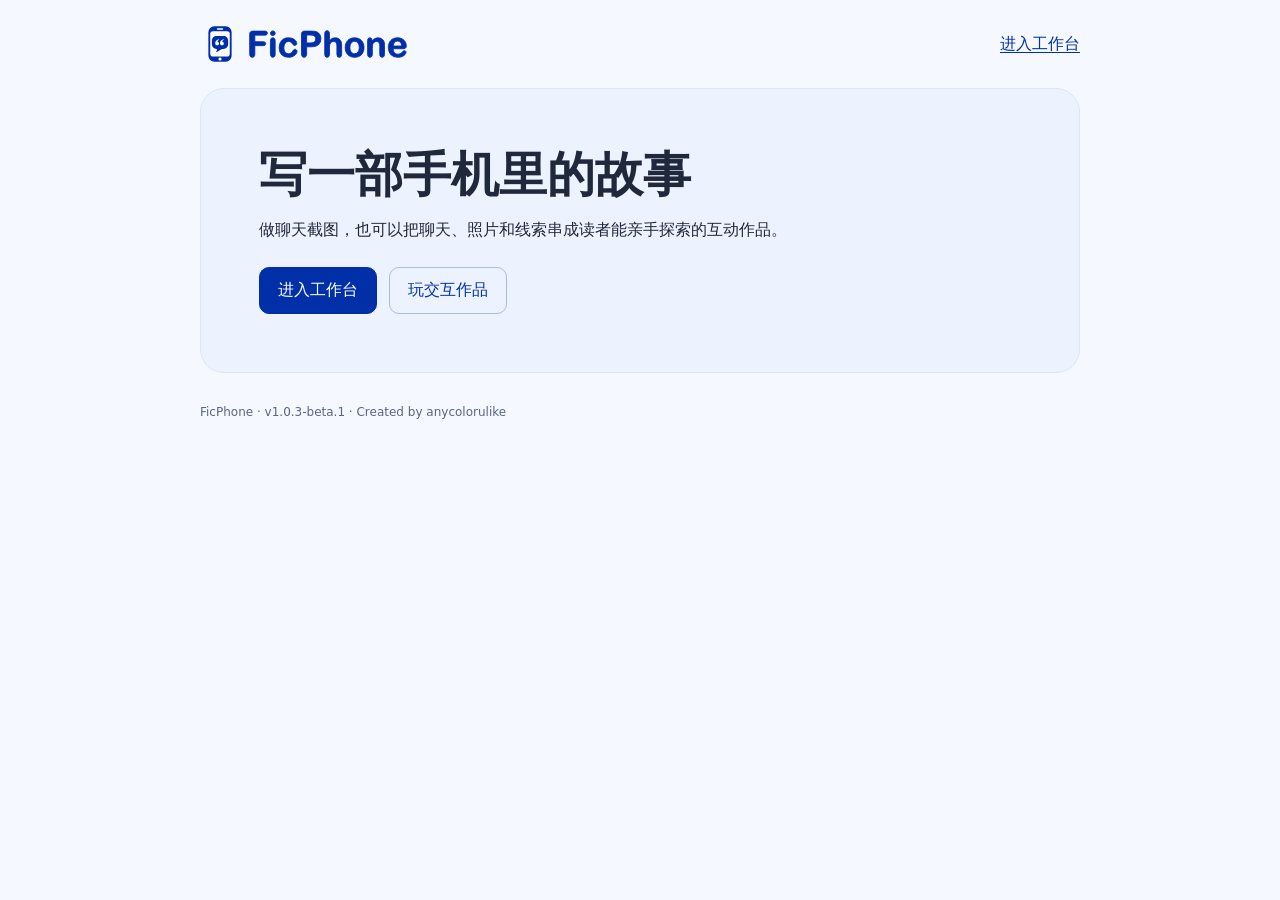
<file: docs/index.html>
<!doctype html>
<html lang="zh-CN">
<head>
 <meta charset="utf-8">
 <meta name="viewport" content="width=device-width,initial-scale=1">
 <meta name="description" content="用 FicPhone 创作捡手机故事，或打开一部虚构的手机，探索聊天与线索。">
 <title>FicPhone · 创作与试玩</title>
 <link rel="icon" href="logo.svg">
 <link rel="stylesheet" href="community.css?v=v1.0.1-beta.1-paging">
 <script src="analytics.js?v=v1.0.1-beta.1" defer></script>
 <script src="publishing-config.js?v=v1.0.1-beta.1" defer></script>
 <script src="community.js?v=v1.0.1-beta.1-paging" defer></script>
</head>
<body>
 <header><a class="site-brand" href="./" aria-label="FicPhone 首页"><img src="logo.svg" width="40" height="40" alt=""><img class="site-wordmark" src="wordmark.svg" width="160" alt="FicPhone"></a><a href="studio.html">进入工作台</a></header>
 <main>
  <section class="welcome">
   <h1>写一部手机里的故事</h1>
   <p>做聊天截图，也可以把聊天、照片和线索串成读者能亲手探索的互动作品。</p>
   <div class="links"><a class="primary" href="studio.html">进入工作台</a><a href="works.html">玩交互作品</a></div>
  </section>
 </main>
 <footer>FicPhone · v1.0.3-beta.1 · Created by anycolorulike</footer>
</body>
</html>
</file>
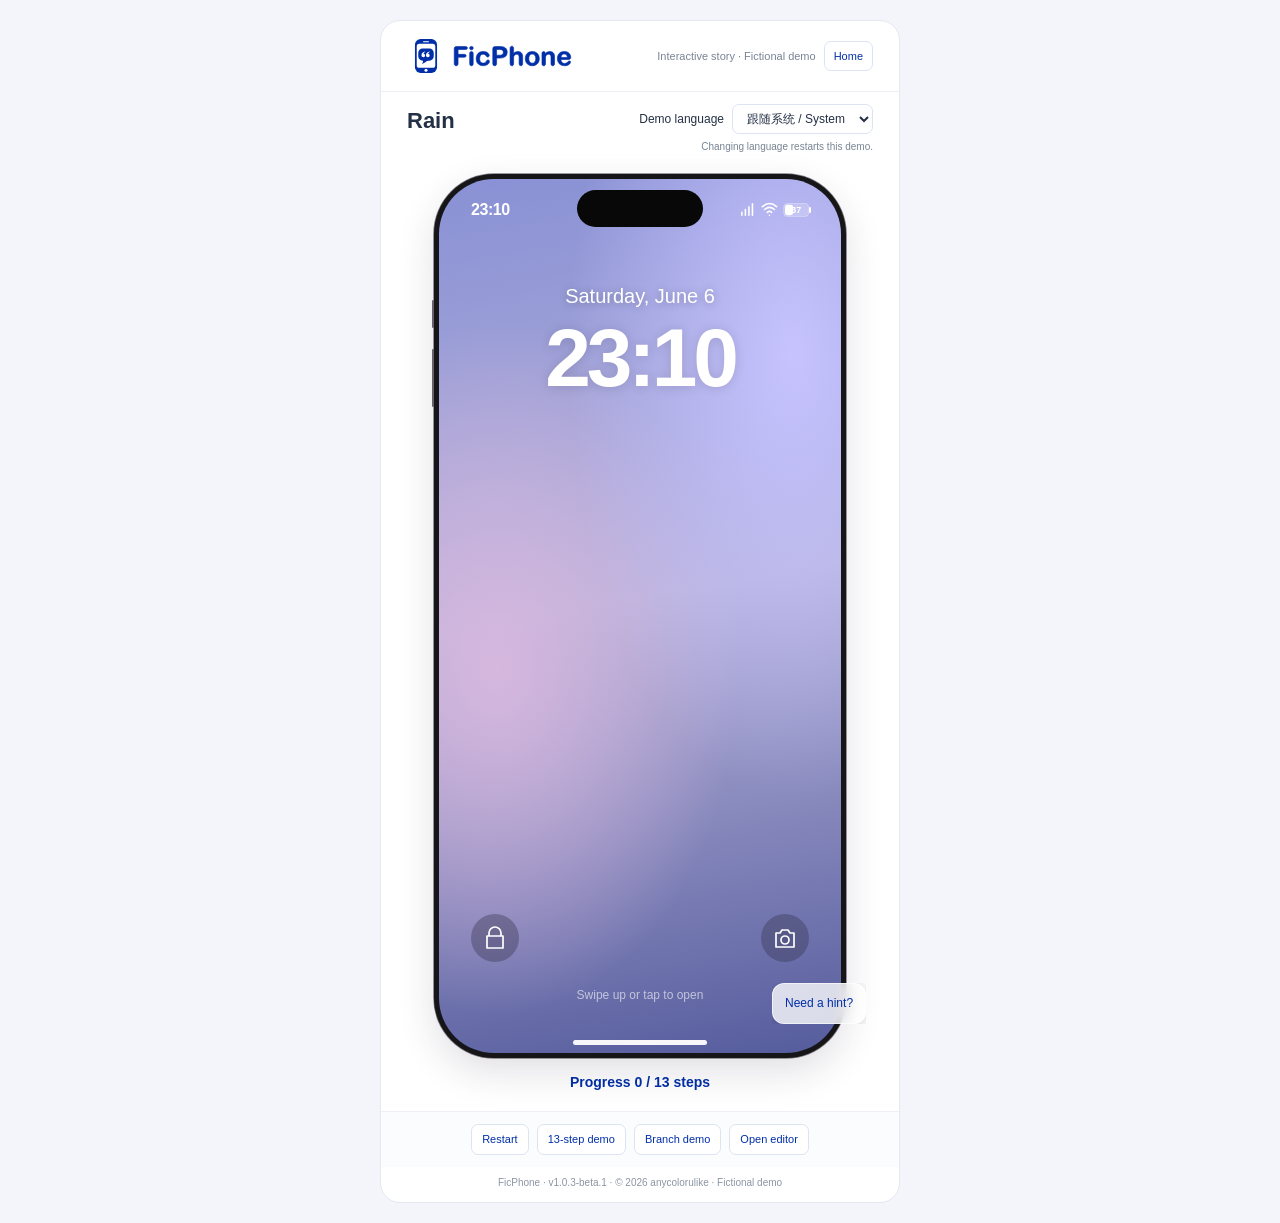
<file: docs/demo.html>
<!doctype html>
<html lang="zh-CN"><head><meta charset="utf-8"><meta name="viewport" content="width=device-width,initial-scale=1"><title>雨 · FicPhone</title><link rel="icon" href="logo.svg" type="image/svg+xml">
<style>
*{box-sizing:border-box}body{margin:0;background:#f3f5fa;font:14px/1.5 -apple-system,BlinkMacSystemFont,"Segoe UI",sans-serif;color:#243045}main{width:520px;max-width:100%;margin:20px auto;background:#fff;border:1px solid #e3e8f1;border-radius:20px;overflow:hidden}header{display:flex;align-items:center;gap:8px;padding:16px 26px;border-bottom:1px solid #edf0f5}.demo-brand{display:inline-flex;align-items:center;gap:8px}header .icon{height:38px;width:38px}header .word{height:22px;width:auto}header button{font:inherit;font-size:11px;border:1px solid #dce3f1;background:#fff;color:#002fa7;border-radius:7px;padding:6px 9px;cursor:pointer}header small{margin-left:auto;color:#788493;font-size:11px}#phone{width:488px;max-width:calc(100% - 32px);margin:20px auto 0}.status{padding:14px 26px 18px;text-align:center}.status strong{font-size:14px;color:#002fa7}.status p{margin:4px 0 0;font-size:12px;color:#627084}nav{display:flex;gap:8px;align-items:center;justify-content:center;padding:12px 16px;border-top:1px solid #edf0f5;background:#fbfcfe}nav button,nav a{font:inherit;font-size:11px;padding:6px 10px;color:#002fa7;background:#fff;border:1px solid #dce3f1;border-radius:7px;text-decoration:none;cursor:pointer}footer{font-size:10px;text-align:center;color:#8b95a3;padding:8px 12px 12px}button:focus-visible,a:focus-visible{outline:2px solid #002fa7;outline-offset:3px}@media(max-width:540px){main{margin:0 auto;border:0;border-radius:0}header{padding:12px 20px}}
.demo-language-row{display:flex;align-items:flex-start;justify-content:space-between;gap:12px;padding:12px 26px 0}.demo-language-row h1{margin:0;font-size:22px;overflow-wrap:anywhere}.demo-language-control{text-align:right;flex-shrink:0;font-size:12px}.demo-language-control label{margin-right:8px}.demo-language-row select{font:inherit;padding:6px 10px;border:1px solid #dce3f1;border-radius:7px;background:#fff;color:#243045}.language-note{font-size:10px;color:#788493;margin:5px 0 0}@media(max-width:540px){.demo-language-row{padding-inline:20px}}@media(max-width:370px){.demo-language-control label{display:block;margin:0 0 4px}}</style><script src="analytics.js?v=v1.0.1-beta.1" defer></script><script src="icons.js?v=v1.0.1-beta.1-drafts" defer></script><script src="story.js?v=v1.0.1-beta.1-story99" defer></script><script src="render.js?v=v1.0.3-beta.1" defer></script><script src="demo-story.js" defer></script><script src="demo-locales.js?v=v1.0.1-beta.1-drafts" defer></script><script src="demo-page.js?v=v1.0.3-beta.1" defer></script></head>
<body><main id="demo"><header><a class="demo-brand" href="./" aria-label="FicPhone"><img class="icon" src="logo.svg" alt=""><img class="word" src="wordmark.svg" alt="FicPhone"></a><small id="demo-description">交互故事示例 · 虚构创作</small><button id="desktop">桌面</button></header><div class="demo-language-row"><h1 id="demo-story-title">雨</h1><div class="demo-language-control"><label for="demo-language" id="demo-language-label">示例语言</label><select id="demo-language"><option value="auto">跟随系统 / System</option><option value="zh">中文</option><option value="en">English</option><option value="ko">한국어</option><option value="ja">日本語</option></select><p id="language-note" class="language-note">切换语言会重新开始示例。</p></div></div><div id="phone"></div><div class="status" aria-live="polite"><strong id="progress">准备开始</strong></div><nav><button id="restart">重新试玩</button><button id="linear">13 步示例</button><button id="branch">分支示例</button><a href="studio.html" id="open-editor">打开编辑器</a></nav><footer>FicPhone · v1.0.3-beta.1 · © 2026 anycolorulike · 虚构创作示例</footer></main></body></html>
</file>
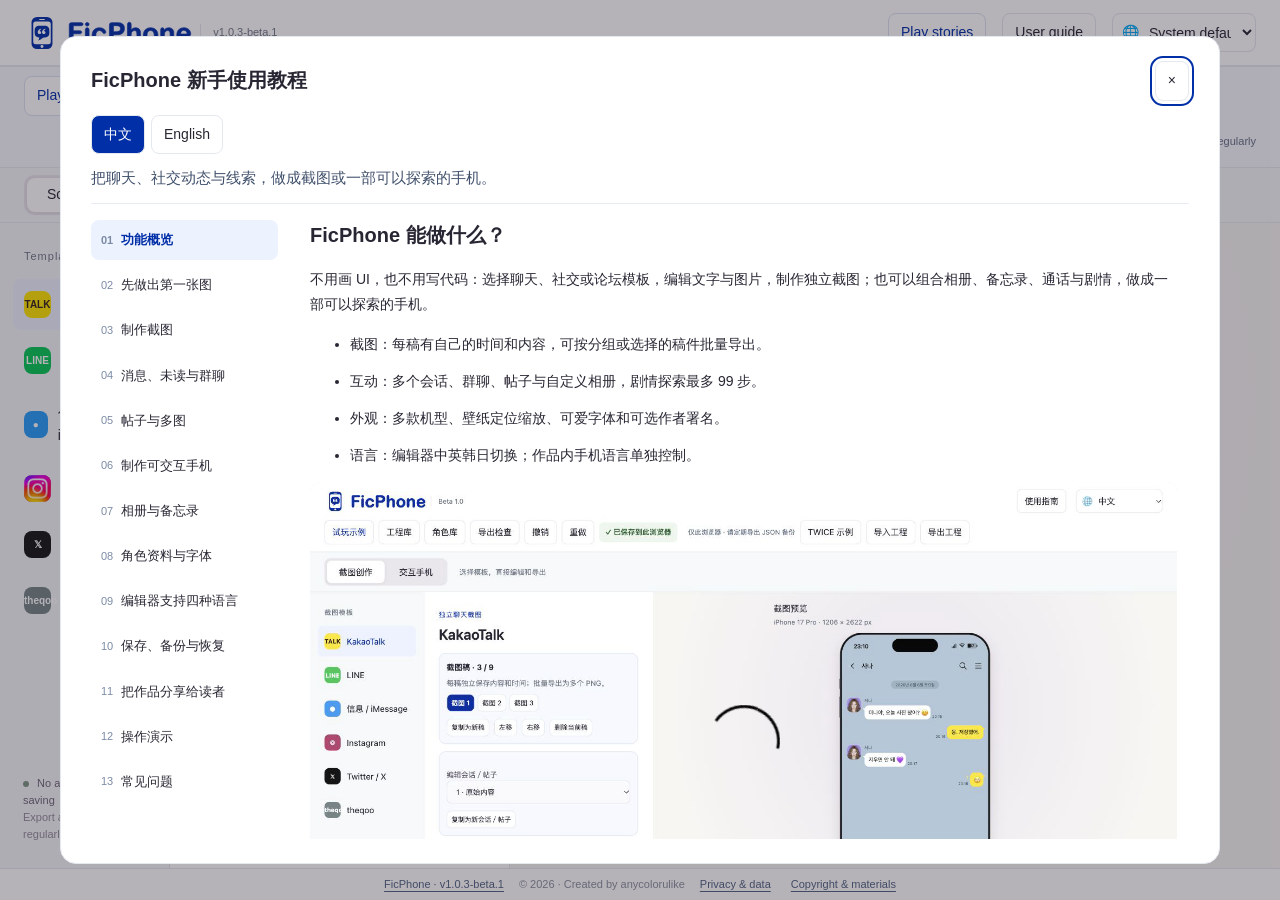
<file: docs/studio.html>
<!doctype html>
<html lang="zh-CN"><head><meta charset="utf-8"><meta name="viewport" content="width=device-width,initial-scale=1"><title>FicPhone · 创作工作台</title><meta name="description" content="在浏览器里制作聊天截图、社交媒体与论坛体，或可探索的手机故事。工程保存在本机。"><link rel="icon" type="image/svg+xml" href="logo.svg"><link rel="stylesheet" href="app.css?v=v1.0.3-beta.1"><script src="vendor/html2canvas.min.js" defer></script><script src="analytics.js?v=v1.0.1-beta.1" defer></script><script src="icons.js?v=v1.0.1-beta.1-drafts" defer></script><script src="story.js?v=v1.0.1-beta.1-story99" defer></script><script src="render.js?v=v1.0.3-beta.1" defer></script><script src="demo-locales.js?v=v1.0.1-beta.1-drafts" defer></script><script src="demo-media.js" defer></script><script src="feedback-config.js" defer></script><script src="fonts.js" defer></script><script src="font-licenses.js" defer></script><script src="guide.js?v=v1.0.3-beta.1" defer></script><script src="provided-gallery.js" defer></script><script src="publishing-config.js?v=v1.0.1-beta.1" defer></script><script src="app.js?v=v1.0.3-beta.1" defer></script><script src="locales.js?v=v1.0.3-beta.1" defer></script><script src="i18n.js?v=v1.0.3-beta.1" defer></script></head>
<body>
 <header class="topbar"><div class="brand"><a class="brand-home" href="./" aria-label="FicPhone 首页"><img class="brandmark" src="logo.svg" alt="FicPhone 标志" width="36" height="36"><img class="brand-wordmark" src="wordmark.svg" alt="FicPhone"></a><span class="version">v1.0.3-beta.1</span></div><div class="topbar-settings"><a class="demo-link" href="works.html">玩交互作品</a><button id="feedback" hidden>留言板</button><button id="help">使用指南</button><label class="ui-language-label" title="界面语言 / Interface language"><span>界面语言</span><select id="ui-language" aria-label="界面语言"><option value="auto">跟随系统</option><option value="zh">中文</option><option value="en">English</option><option value="ko">한국어</option><option value="ja">日本語</option></select></label></div></header>
 <div class="projectbar" role="region" aria-label="项目工具">
  <div class="projecttools">
   <div class="projecttool-group">
    <a class="demo-link" href="demo.html">试玩示例</a>
    <button id="projects">工程库</button>
    <button id="new-phone" type="button">新建交互手机</button>
    <button id="characters">角色库</button>
    <button id="asset-library">素材库</button>
   </div>
   <div class="projecttool-group">
    <button id="load-demo">示例模板</button>
    <button id="import">导入工程</button>
    <button id="backup">导出工程</button>
    <input id="import-file" type="file" accept="application/json,.json" hidden>
   </div>
   <div class="project-save"><span id="save-status" role="status">正在载入…</span><span class="save-scope">仅此浏览器 · 请定期导出 JSON 备份</span></div>
  </div>
 </div>
 <div class="modebar"><div class="modes" aria-label="创作方式"><button data-mode="screenshot" aria-pressed="true">截图创作</button><button data-mode="phone" aria-pressed="false">交互手机</button></div><div id="phone-modes" class="phone-modes" hidden>
  <span id="phone-mode-label">阅读方式</span>
  <div class="modes" role="group" aria-labelledby="phone-mode-label">
   <button type="button" data-phone-mode="free" aria-pressed="false">自由探索</button>
   <button type="button" data-phone-mode="story" aria-pressed="false">剧情探索</button>
  </div>
 </div><span id="mode-caption">选择模板，直接编辑和导出</span></div>
 <div class="workspace"><aside class="library" aria-label="模板与内容"><div class="navlabel" id="nav-label">截图模板</div><nav id="navigation"></nav><div class="local-note"><span class="local-dot"></span> 无需注册 · 本机保存<br><span>记得导出工程备份</span></div></aside><main class="editor"><div class="editorheading"><span id="editor-eyebrow">聊天模板</span><h1 id="editor-title">KakaoTalk</h1></div><div class="edit-tools" role="group" aria-label="编辑操作">
   <button id="undo" type="button" title="⌘/Ctrl+Z">撤销</button><button id="redo" type="button" title="⌘/Ctrl+Shift+Z · Ctrl+Y">重做</button><button id="preflight" type="button">导出检查</button><button id="clear-template" type="button">清空模板示例</button>
  </div><form id="editor-form" autocomplete="off"></form></main><section class="previewarea" aria-label="作品预览"><div class="previewtop"><div><span id="preview-title">截图预览</span><small id="preview-spec">iPhone 18 Pro</small></div><button id="reset-reader" hidden>重新试玩</button></div><div id="preview-stage"><div id="preview"></div></div><div class="exportbar" id="exportbar"></div><p class="previewhint" id="preview-hint"></p><details id="reader-debug" hidden><summary>剧情试玩记录</summary><div id="reader-debug-body"></div></details></section></div>
 <footer class="site-footer"><button id="version-history" type="button" title="Changelog / 版本日志">FicPhone · v1.0.3-beta.1</button><span>© 2026 · Created by anycolorulike</span><button id="privacy-notice">隐私与数据</button><button id="copyright-notice">版权与素材</button></footer>
 <div id="toast" role="status" aria-live="polite"></div>
 <dialog id="redo-dialog" aria-labelledby="redo-title">
  <form method="dialog">
   <h2 id="redo-title">确定要重做吗？</h2>
   <div class="actions"><button id="redo-cancel" value="cancel" autofocus>取消</button><button id="redo-confirm" class="primary" value="redo">确定重做</button></div>
  </form>
 </dialog>
 <dialog id="export-dialog"><form method="dialog"><div class="dialogtop"><h2>导出截图</h2><button aria-label="关闭">×</button></div><p id="export-summary"></p><div id="export-results"></div><button type="button" id="backup-after-export">另存 JSON 工程备份</button><p class="muted">若浏览器拦截连续下载，可逐张点击保存。PNG 是成品图片；继续编辑请另存 JSON 工程。</p></form></dialog>
<dialog id="info-dialog"><div class="dialogtop"><h2 id="info-title"></h2><form method="dialog"><button aria-label="关闭">×</button></form></div><div id="info-body"></div></dialog></body></html>
</file>
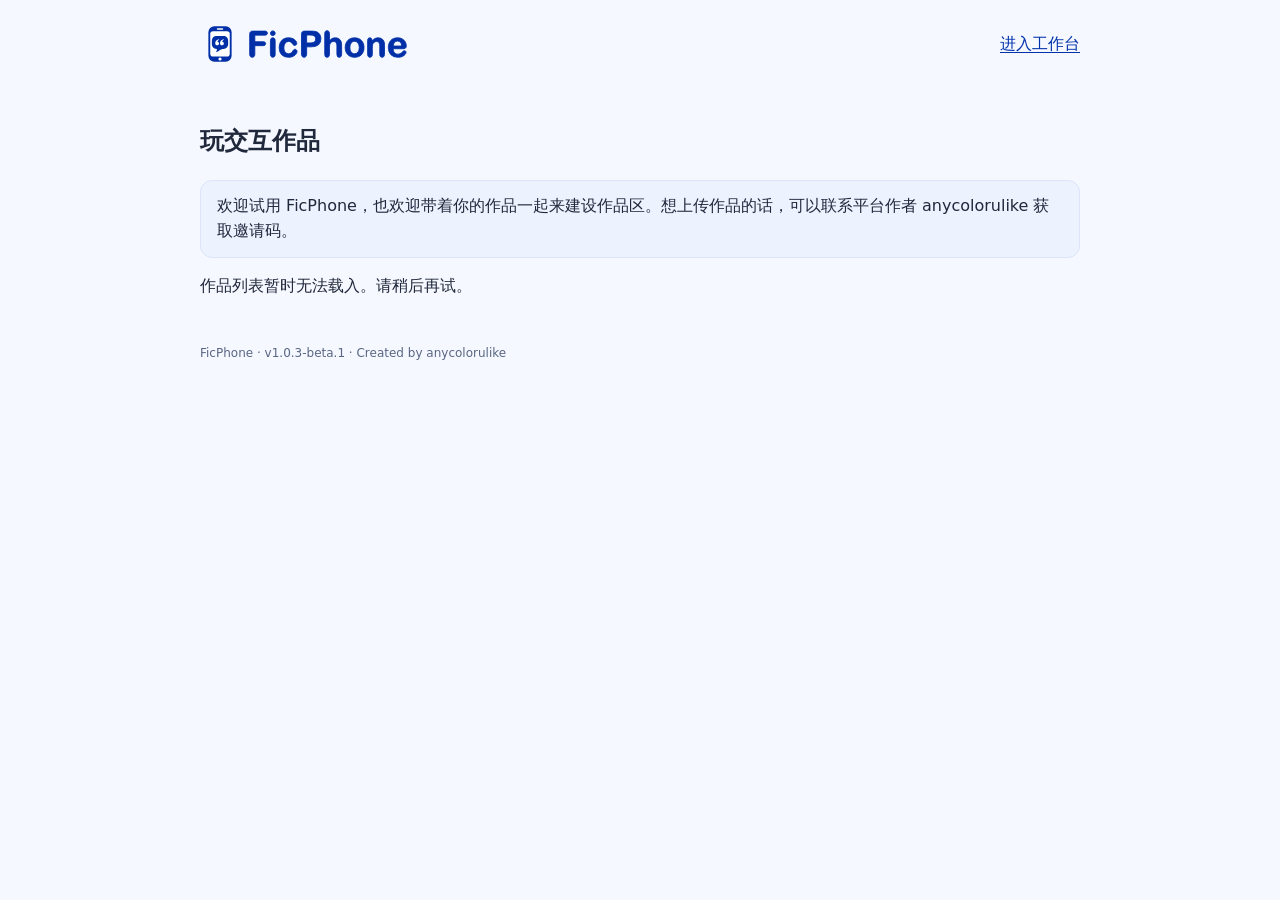
<file: docs/works.html>
<!doctype html>
<html lang="zh-CN">
<head>
 <meta charset="utf-8">
 <meta name="viewport" content="width=device-width,initial-scale=1">
 <meta name="description" content="用 FicPhone 创作捡手机故事，或打开一部虚构的手机，探索聊天与线索。">
 <title>FicPhone · 作品区</title>
 <link rel="icon" href="logo.svg">
 <link rel="stylesheet" href="community.css?v=v1.0.1-beta.1-paging">
 <script src="analytics.js?v=v1.0.1-beta.1" defer></script>
 <script src="publishing-config.js?v=v1.0.1-beta.1" defer></script>
 <script src="community.js?v=v1.0.1-beta.1-paging" defer></script>
</head>
<body>
 <header><a class="site-brand" href="./" aria-label="FicPhone 首页"><img src="logo.svg" width="40" height="40" alt=""><img class="site-wordmark" src="wordmark.svg" width="160" alt="FicPhone"></a><a href="studio.html">进入工作台</a></header>
 <main>
  <section id="works" aria-labelledby="works-title">
   <h2 id="works-title">玩交互作品</h2>
   <p class="community-invite">欢迎试用 FicPhone，也欢迎带着你的作品一起来建设作品区。想上传作品的话，可以联系平台作者 anycolorulike 获取邀请码。</p>
   <p id="community-status" aria-live="polite">暂时还没有玩家发布作品。<a href="studio.html">开始你的创作吧</a>！</p>
   <div id="community-works" class="work-list"></div>
  </section>
 </main>
 <footer>FicPhone · v1.0.3-beta.1 · Created by anycolorulike</footer>
</body>
</html>
</file>
<file: docs/community.css>
*{box-sizing:border-box}
body{margin:0;background:#f6f8ff;color:#20283b;font:16px/1.55 system-ui,sans-serif}
a{color:#0032ac;text-underline-offset:3px}
header,main,footer{width:min(880px,calc(100% - 40px));margin:auto}
header{padding:24px 0;display:flex;justify-content:space-between;align-items:center;gap:16px}
header img{display:block;max-width:100%}
.welcome{padding:clamp(26px,6vw,58px);border:1px solid #dbe4fa;background:#edf2ff;border-radius:24px}
h1{font-size:clamp(27px,6vw,48px);line-height:1.15;margin:0}
h2{margin-top:35px}
.links{display:flex;gap:12px;flex-wrap:wrap;margin-top:24px}
.links a{padding:10px 18px;border:1px solid #a8bae8;border-radius:10px;text-decoration:none}
.links .primary{background:#002fa7;color:white;border-color:#002fa7}
.work-card{padding:16px 20px;border:1px solid #dbe4fa;border-radius:14px;background:#fff}
.work-card h3{margin:0}
.work-card p{white-space:pre-wrap;overflow-wrap:anywhere}
.work-list{display:grid;grid-template-columns:repeat(auto-fit,minmax(min(230px,100%),1fr));gap:12px}
footer{padding:30px 0;color:#596684;font-size:12px}
#community-reader{width:100%;height:100dvh;margin:0;display:flex;flex-direction:column}
#reader-frame{flex:1;min-height:0;width:100%;border:0}
#reader-status{margin:12px auto}

.site-brand{display:inline-flex;align-items:center;gap:8px;text-decoration:none}
.site-brand .site-wordmark{width:clamp(95px,22vw,160px);height:auto}
.community-invite{background:#edf2ff;border:1px solid #dbe4fa;border-radius:12px;padding:13px 16px}
.work-byline{display:flex;align-items:baseline;gap:10px;flex-wrap:wrap;color:#596684}
.work-byline time{font-size:12px}
</file>
<file: docs/app.css>
.templateicon img{width:100%;height:100%;display:block;object-fit:cover;border-radius:inherit}.settings-group .settings-fields{padding-top:9px}
:root{color-scheme:light;--paper:#f6f5f2;--panel:#fff;--ink:#292633;--muted:#797481;--line:#e6e2e9;--purple:#71568f;--soft:#eee8f4;font:14px/1.55 -apple-system,BlinkMacSystemFont,"Segoe UI","PingFang SC",sans-serif;color:var(--ink);background:var(--paper)}*{box-sizing:border-box}body{margin:0}button,input,select,textarea{font:inherit}button{cursor:pointer;color:inherit;padding:8px 12px;border:1px solid var(--line);background:#fff;border-radius:8px}button:hover{background:var(--soft)}button:focus-visible,input:focus-visible,select:focus-visible,textarea:focus-visible{outline:2px solid var(--purple);outline-offset:3px}button:disabled{opacity:.5;cursor:wait}button.primary{background:var(--purple);color:#fff;border-color:var(--purple)}input,textarea,select{width:100%;padding:10px 11px;border:1px solid var(--line);border-radius:8px;color:var(--ink);background:#faf9fb}textarea{resize:vertical;min-height:115px}textarea.script{min-height:240px}input[type=checkbox]{width:16px;height:16px;accent-color:var(--purple)}input[type=file]{font-size:12px;background:#fff}input[type=color]{height:39px;padding:4px}label{display:block;font-size:12px;color:#625b6b;margin:17px 0 6px}small{font-size:12px}h1,h2,h3,p{margin:0}h1{font-size:24px;font-weight:600}h2{font-size:20px}h3{font-size:14px;margin:22px 0 6px}.topbar{min-height:76px;display:flex;justify-content:space-between;align-items:center;padding:16px 28px;background:#fff;border-bottom:1px solid var(--line);gap:16px;flex-wrap:wrap}.brand{display:flex;align-items:center;gap:12px}.brand strong{letter-spacing:2px}.brandmark{width:30px;height:30px;border-radius:8px;background:var(--purple);color:#fff;display:grid;place-items:center;font-weight:600}.version{font-size:11px;color:var(--muted);border-left:1px solid var(--line);padding-left:12px}.projecttools{display:flex;align-items:center;gap:8px;flex-wrap:wrap}.projecttools #save-status{font-size:11px;color:var(--muted);margin-right:10px}.modebar{padding:16px 28px;display:flex;gap:20px;align-items:center;border-bottom:1px solid var(--line);flex-wrap:wrap}.modes{display:flex;padding:4px;background:#eae6ed;border-radius:10px;gap:4px}.modes button{border:0;background:transparent;padding:8px 20px}.modes button[aria-pressed=true]{background:#fff;box-shadow:0 1px 4px #28203012}.modebar>span{color:var(--muted);font-size:12px}.workspace{display:grid;grid-template-columns:170px minmax(270px,340px) minmax(380px,1fr);max-width:1600px;margin:0 auto;min-height:calc(100vh - 150px)}.library{border-right:1px solid var(--line);padding:25px 13px;display:flex;flex-direction:column}.navlabel{font-size:11px;letter-spacing:1px;color:var(--muted);padding:0 11px 14px}nav{display:flex;flex-direction:column;gap:5px}nav button{display:flex;align-items:center;gap:10px;text-align:left;border-color:transparent;background:transparent;padding:11px 10px}nav button[aria-current=true]{color:var(--purple);background:var(--soft)}.templateicon{display:grid;place-items:center;font-size:10px;font-weight:700;width:27px;height:27px;border-radius:8px;color:#fff;background:#56515e}.templateicon.kakao{background:#fee500;color:#35221c}.templateicon.line{background:#06c755}.templateicon.imessage{background:#269cf6}.templateicon.instagram{background:#ba416f}.templateicon.x{background:#151515}.templateicon.forum{background:#758485}.local-note{font-size:11px;color:#6e6577;margin-top:auto;padding:50px 10px 0}.local-note>span:not(.local-dot){color:#938b99}.local-dot{width:6px;height:6px;display:inline-block;margin-right:5px;background:#7d9783;border-radius:50%}.editor{padding:25px 24px 40px;background:#fff;border-right:1px solid var(--line);min-width:0}.editorheading>span{font-size:11px;color:var(--purple);letter-spacing:1px}.editorheading h1{margin-top:5px}.helper{font-size:12px;color:var(--muted);margin-top:7px}.fieldrow{display:grid;grid-template-columns:1fr 1fr;gap:12px}.checkrow{display:flex;align-items:center;gap:9px;margin:12px 0;color:var(--ink);font-size:13px}.formdivider{border:0;border-top:1px solid var(--line);margin:24px 0}.actions{display:flex;gap:8px;flex-wrap:wrap;margin-top:12px}.appsettings{border-bottom:1px solid var(--line);padding:9px 0}.appsettings summary{cursor:pointer;font-size:13px}.appsettings label{margin-top:12px}.previewarea{padding:25px 35px 40px;min-width:0;background:radial-gradient(ellipse at 50% 28%,#ece6f0 0%,#f7f6f3 67%)}.previewtop{max-width:470px;margin:0 auto 22px;display:flex;justify-content:space-between;align-items:center;gap:15px}.previewtop small{display:block;color:var(--muted);font-size:11px;margin-top:3px}#preview-stage{display:flex;justify-content:center;padding:8px 10px 12px}#preview{max-width:100%;width:402px;min-width:0}.exportbar{display:flex;justify-content:center;gap:8px;flex-wrap:wrap;margin:28px auto 0;max-width:470px}.exportbar button{font-size:12px}.previewhint{font-size:11px;text-align:center;color:var(--muted);margin:12px auto;max-width:420px}#toast{position:fixed;bottom:24px;left:50%;transform:translateX(-50%);z-index:200;background:#332a3e;color:#fff;border-radius:10px;padding:12px 20px;box-shadow:0 8px 30px #0002;max-width:calc(100% - 30px);font-size:13px;display:none}#toast.visible{display:block}dialog{border:1px solid var(--line);border-radius:16px;padding:24px;width:560px;max-width:calc(100% - 28px);color:var(--ink)}dialog::backdrop{background:#21192a55}.dialogtop{display:flex;justify-content:space-between;align-items:center;margin-bottom:14px}.muted{font-size:12px;color:var(--muted);margin-top:16px}#export-results{display:grid;grid-template-columns:repeat(3,1fr);gap:12px;margin-top:16px}#export-results a{color:var(--purple);text-align:center;font-size:12px;text-decoration:none}#export-results img{width:100%;max-height:200px;object-fit:contain;background:var(--paper);border:1px solid var(--line);display:block;margin-bottom:7px}.assetclear{font-size:11px;padding:4px 8px;margin-top:5px}.subhead{display:flex;align-items:center;justify-content:space-between;margin-top:20px}.subhead h3{margin:0}.subhead button{font-size:11px}
@media(min-width:1300px){.workspace{grid-template-columns:190px 380px minmax(420px,1fr)}.previewarea{padding-top:30px}}
@media(max-width:940px){.workspace{grid-template-columns:minmax(260px,1fr) minmax(330px,1fr)}.library{grid-column:1/-1;flex-direction:row;align-items:center;gap:12px;padding:10px 16px;border-bottom:1px solid var(--line)}nav{flex-direction:row;flex-wrap:wrap;gap:4px}.navlabel,.local-note{display:none}nav button{font-size:12px;padding:6px 8px}.templateicon{width:22px;height:22px}.previewarea{padding-inline:20px}.topbar{padding-inline:18px}.modebar{padding-inline:18px}}
@media(max-width:650px){.workspace{display:flex;flex-direction:column}.library{display:block}.editor{border-right:0;border-bottom:1px solid var(--line);padding:20px}.previewarea{padding:24px 15px}.topbar{padding:14px;gap:12px}.brand{gap:8px}.version{display:none}.projecttools #save-status{flex-basis:100%;margin:0}.projecttools button{font-size:12px;padding:6px 9px}.modebar{padding:12px 14px;gap:10px}.modebar>span{font-size:11px}input,textarea,select{font-size:16px}.modes button{padding:8px 16px}.previewtop{max-width:402px}#export-results{grid-template-columns:repeat(2,1fr)}}

/* The editor scrolls independently; the entire phone fits the remaining viewport. */
.templateicon img{width:100%;height:100%;display:block;object-fit:cover;border-radius:inherit}.settings-group .settings-fields{padding-top:9px}
:root{--purple:#002fa7;--soft:#edf2ff;--paper:#f7f8fa;--line:#e4e8ef;--muted:#707987}
.brandmark{width:36px;height:36px;display:block;background:none;border-radius:9px}.brand strong{letter-spacing:1.5px}
.topbar{min-height:66px;padding:12px 24px}.modebar{padding:10px 24px}.site-footer{height:30px;display:flex;align-items:center;justify-content:center;gap:12px;border-top:1px solid var(--line);background:#fff;font-size:10px;color:#707987}.site-footer span{color:#8b929e}
@media(min-width:651px){body{height:100dvh;overflow:hidden}.workspace{height:calc(100dvh - var(--chrome-height,158px));min-height:0}.editor,.library{height:100%;overflow-y:auto}.previewarea{height:100%;display:flex;flex-direction:column;overflow:hidden;padding:16px 22px 12px}.previewtop{width:100%;margin:0 auto 10px;flex:none}#preview-stage{flex:1;min-height:0;overflow:hidden;padding:0 8px;align-items:center}#preview{width:100%!important;height:100%;display:flex;align-items:center;justify-content:center}.exportbar{margin:12px auto 0;flex:none}.previewhint{margin:6px auto 0;flex:none}}
@media(min-width:651px) and (max-width:940px){.workspace{grid-template-rows:auto minmax(0,1fr)}.library{height:auto;overflow:visible}.editor,.previewarea{grid-row:2;min-height:0}}
@media(max-width:650px){.previewarea{height:calc(100dvh - 45px);min-height:540px;display:flex;flex-direction:column}#preview-stage{flex:1;min-height:0;padding:0}#preview{height:100%;display:flex;align-items:center;justify-content:center}.exportbar{margin:12px auto 0}.site-footer{height:40px}.previewtop{width:100%;margin-bottom:10px}}
#reader-debug{font-size:11px;flex:none;max-height:120px;overflow:auto;color:#607080;margin:8px auto 0;width:100%;max-width:470px}#reader-debug summary{cursor:pointer}#reader-debug-body{padding:7px 0;white-space:pre-wrap}
.story-intro{background:#f1f5ff;border:1px solid #dce5ff;border-radius:12px;padding:14px;margin:12px 0}.story-intro strong{color:#002fa7}.story-count{font-size:12px;color:#002fa7}.story-step{border:1px solid var(--line);border-radius:12px;margin:12px 0;padding:12px;background:#fff}.story-step>summary{cursor:pointer;display:flex;gap:8px;align-items:center;font-weight:600;font-size:13px}.step-number{display:grid;place-items:center;background:#edf2ff;color:#002fa7;border-radius:6px;width:23px;height:23px;flex:none}.story-step label{margin-top:12px}.story-actions{border-left:2px solid #e5ebfa;padding-left:12px;margin:14px 0}.story-action{padding:8px 0;border-bottom:1px solid #edf0f5}.story-action .actions{margin-top:8px}.story-controls{display:flex;gap:6px;flex-wrap:wrap;margin-top:14px}.story-controls button{padding:5px 8px;font-size:11px}.story-warning{padding:10px 12px;color:#965700;background:#fff8e9;border-radius:8px;font-size:12px;margin:8px 0}.story-step .helper{font-size:11px}.story-step input,.story-step select{font-size:12px}.story-step textarea{min-height:82px;font-size:13px}

.brand-wordmark{height:23px;width:auto;max-width:130px;display:block}.brand{gap:8px}

.demo-link{font-size:12px;padding:8px 12px;border:1px solid #dce3f1;border-radius:8px;color:#002fa7;background:#fff;text-decoration:none;white-space:nowrap}

/* Beta workspace additions */
.projecttools #save-status{font-size:12px;font-weight:600;padding:7px 10px;background:#eef6ed;border-radius:8px;color:#286332}.projecttools #save-status[data-status=error]{background:#fff0ef;color:#a52323}.projecttools #save-status[data-status=pending],.projecttools #save-status[data-status=saving]{background:#fff5db;color:#805600}.beta-panel{padding:12px;border:1px solid #dce5f5;border-radius:12px;margin:12px 0;background:#f7f9ff}.beta-panel strong{font-size:13px}.sheet-manager label{margin-top:0}.sheet-manager select{margin-bottom:8px}.sheet-management{margin-top:9px}.sheet-management>summary,.sheet-group>summary{cursor:pointer;color:#183766;font-weight:600;font-size:13px;padding:7px 0;overflow-wrap:anywhere}.sheet-group{border-top:1px solid #dce5f5;margin-top:8px}.sheet-group-count{margin-left:7px;color:#54627c;font-weight:400}.sheet-rows{display:grid;gap:4px}.sheet-row{display:flex;align-items:center;gap:6px}.sheet-row>label{position:relative;flex:none;display:flex;margin:0;padding:5px}.sheet-row input[type=checkbox]{margin:0}.sheet-select-label{position:absolute;width:1px;height:1px;overflow:hidden;clip-path:inset(50%);white-space:nowrap}.sheet-row>button{max-width:100%;min-width:0;text-align:left;overflow-wrap:anywhere}.sheet-row>button[aria-pressed=true]{background:#002fa7;color:white}.sheet-current{border-top:1px solid #dce5f5;margin-top:10px;padding-top:8px}.sheet-current-name{margin-inline-start:6px;overflow-wrap:anywhere}.beta-panel button{font-size:11px;padding:5px 7px}.asset-thumbs{display:grid;grid-template-columns:repeat(3,1fr);gap:6px;margin-top:10px}.asset-thumbs img{width:100%;height:64px;object-fit:cover;border-radius:6px}.asset-thumbs button{font-size:10px;padding:3px}#info-dialog{width:720px;max-height:85dvh;overflow:auto}#info-dialog .dialogtop{position:sticky;top:-24px;background:white;padding:12px 0;z-index:1}#info-body p,#info-body li{font-size:14px;line-height:1.8;margin:12px 0}#info-body h3{font-size:17px;scroll-margin-top:80px}.guide-nav{flex-direction:row;flex-wrap:wrap}.guide-nav a{padding:6px 10px;border-radius:8px;background:#edf2ff;color:#002fa7}.version{white-space:nowrap}@media(max-width:650px){.version{display:inline-block}.projecttools{gap:5px}.projecttools #save-status{flex-basis:auto}}

.ui-language-label{display:flex;align-items:center;gap:6px;margin:0;font-size:11px}.ui-language-label select{padding:6px;width:105px}.message-edit{padding:10px;border-left:2px solid #dce5ff;margin:10px 0}.message-edit textarea{min-height:60px}

/* Brand and language share the top row; project actions occupy the next row. */
.topbar{display:grid;grid-template-columns:minmax(0,1fr) auto;gap:12px 16px;align-items:center}
.topbar>.brand{grid-column:1;grid-row:1;min-width:0}
.topbar>.ui-language-label{grid-column:2;grid-row:1;justify-self:end;font-size:14px;color:var(--ink);white-space:nowrap}
.topbar>.ui-language-label select{font-size:inherit;width:112px}
.topbar>.projecttools{grid-column:1/-1;grid-row:2}
@media(max-width:650px){.topbar>.ui-language-label{font-size:12px}.topbar>.ui-language-label select{width:90px}}
@media(max-width:480px){.topbar{column-gap:8px}.topbar .brand-wordmark{max-width:90px;height:auto}.topbar .version{display:none}.topbar>.ui-language-label{gap:4px}.topbar>.ui-language-label select{width:82px}}

.topbar>.topbar-settings{grid-column:2;grid-row:1;display:flex;align-items:center;gap:16px;justify-self:end}.topbar-settings .ui-language-label{font-size:14px;color:var(--ink);white-space:nowrap}.topbar-settings .ui-language-label select{font-size:inherit;width:112px}.topbar-settings #help{white-space:nowrap}@media(max-width:650px){.topbar-settings .ui-language-label,.topbar-settings #help{font-size:12px}.topbar-settings .ui-language-label select{width:90px}.topbar>.topbar-settings{gap:8px}}@media(max-width:480px){.topbar-settings .ui-language-label>span{position:absolute;width:1px;height:1px;overflow:hidden;clip-path:inset(50%)}.topbar-settings .ui-language-label select{width:83px}.topbar-settings #help{padding:6px}.topbar>.topbar-settings{gap:4px}}

/* One compact language control, with an accessible label rather than a second item. */
.topbar-settings .ui-language-label{position:relative;display:block;margin:0}
.topbar-settings .ui-language-label>span{position:absolute;width:1px;height:1px;padding:0;overflow:hidden;clip-path:inset(50%);white-space:nowrap}
.topbar-settings .ui-language-label::before{content:'🌐';position:absolute;left:10px;top:50%;transform:translateY(-50%);font-size:14px;pointer-events:none;z-index:1}
.topbar-settings .ui-language-label select{width:144px;padding:8px 8px 8px 32px;background:#fff;min-height:39px;cursor:pointer}
@media(max-width:650px){.topbar-settings .ui-language-label select{width:129px;min-height:34px;padding-block:6px}}
@media(max-width:480px){.topbar-settings .ui-language-label select{width:122px}.topbar>.topbar-settings{gap:6px}}

/* Demo link uses the same type and spacing as neighboring toolbar buttons. */
.projecttools .demo-link{font:inherit;padding:8px 12px;display:inline-flex;align-items:center;justify-content:center}
@media(max-width:650px){.projecttools .demo-link{font-size:12px;padding:6px 9px}}

#info-dialog:has(.guide-language-switch){width:980px;padding:24px 30px;max-height:88dvh}#info-body .guide-lead{font-size:18px;color:#40506b;line-height:1.65;margin:20px 0}.guide-language-switch{display:flex;gap:6px}.guide-language-switch [aria-pressed=true]{background:#002fa7;color:#fff}.guide-nav{position:sticky;top:48px;background:#fff;padding:10px 0;z-index:2;gap:6px;border-bottom:1px solid #e4e8ef}.guide-nav a{text-decoration:none;font-size:13px}.guide-figure{margin:20px 0 30px}.guide-figure img{display:block;width:100%;height:auto;border:1px solid #e2e6ed;border-radius:10px}.guide-figure figcaption{font-size:12px;line-height:1.6;color:#657186;margin-top:8px}.guide-language-chips{display:flex;gap:8px;flex-wrap:wrap}.guide-language-chips span{background:#edf2ff;color:#002fa7;border-radius:7px;padding:5px 10px}#info-body video{display:block;width:100%;height:auto;background:#eef2f8;border-radius:10px}#info-body section{scroll-margin-top:110px}#info-body section h3{font-size:20px;margin-top:32px}@media(max-width:650px){#info-dialog:has(.guide-language-switch){padding:16px}.guide-nav{top:52px}}

.album-photo-options{display:grid;grid-template-columns:repeat(3,1fr);gap:6px}.album-photo-options .checkrow{font-size:11px;flex-wrap:wrap}.album-photo-options img{object-fit:cover;border-radius:6px}

#info-dialog:has(.guide-layout){width:1160px;height:min(860px,92dvh);max-height:92dvh;overflow:hidden;display:none}#info-dialog[open]:has(.guide-layout){display:flex;flex-direction:column}#info-dialog:has(.guide-layout)>.dialogtop{flex:none;position:static;margin:0;padding:0 0 14px}#info-dialog:has(.guide-layout)>#info-body{flex:1;min-height:0;display:flex;flex-direction:column}#info-body .guide-lead{font-size:15px;margin:12px 0}.guide-language-switch{flex:none}.guide-layout{display:grid;grid-template-columns:195px minmax(0,1fr);gap:24px;min-height:0;flex:1;border-top:1px solid #e6ebf4;padding-top:16px}.guide-toc{display:flex;flex-direction:column;gap:5px;overflow:auto;align-self:stretch;padding-right:8px}.guide-toc button{text-align:left;border:0;font-size:13px;padding:10px;display:flex;gap:8px;align-items:center}.guide-toc button span{color:#7b8ba5;font-size:11px}.guide-toc [aria-selected=true]{background:#edf2ff;color:#002fa7;font-weight:600}.guide-panel-scroll{min-height:0;overflow:auto;padding-right:12px}.guide-chapter[hidden]{display:none!important}#info-body .guide-chapter h3{margin:0 0 16px}.guide-steps li{padding:3px 0 8px}.guide-note{background:#eff4ff;color:#294368;padding:14px;border-radius:10px}.guide-pagination{display:flex;justify-content:space-between;gap:12px;margin:26px 0 12px}.guide-faq dt{font-weight:600;margin:20px 0 7px}.guide-faq dd{margin:0;line-height:1.8;color:#526078}.guide-shot{position:relative}@media(max-width:700px){.guide-layout{display:flex;flex-direction:column;gap:12px}.guide-toc{flex-direction:row;flex:none;max-height:90px;flex-wrap:nowrap}.guide-toc button{white-space:nowrap}.guide-panel-scroll{flex:1}#info-dialog:has(.guide-layout){padding:16px}}
/* Keep product version and author credit visible in every editor capture. */
.site-footer{position:fixed;left:0;right:0;bottom:0;z-index:40;height:32px;min-height:32px;flex-wrap:wrap;background:#fff;font-size:11px}
@media(max-width:650px){body{padding-bottom:40px}.site-footer{height:40px;min-height:40px;font-size:10px}}


.save-scope{font-size:11px;color:#647187;padding:4px 0}.site-footer button{border:0;background:none;font:inherit;padding:3px 5px;color:#526582;text-decoration:underline;text-underline-offset:3px}.site-footer>span{white-space:nowrap}.site-footer{gap:10px}.site-footer button:hover{color:#002fa7}@media(max-width:650px){.save-scope{flex-basis:100%}.site-footer{height:56px;min-height:56px;gap:2px 8px;padding:5px 10px;align-content:center}body{padding-bottom:56px}}

/* Tutorial marks use the source image coordinate system, never modal offsets. */
.guide-toc{flex-wrap:nowrap;min-height:0}.guide-toc button{flex-shrink:0}
.guide-shot{display:block;position:relative;text-decoration:none}.guide-markup{position:absolute;inset:0;width:100%;height:100%;pointer-events:none;overflow:visible}.guide-markup .guide-target{fill:#f4554812;stroke:#e14537;stroke-width:5}.guide-markup circle{fill:#d9362b;stroke:#fff;stroke-width:3}.guide-markup text{fill:#fff;text-anchor:middle;font:700 28px system-ui,sans-serif}.guide-key{list-style:none;padding:0;margin:12px 0 0;display:grid;gap:8px}.guide-key li{display:flex;gap:8px;align-items:flex-start;font-size:13px;line-height:1.65;color:#40506b}.guide-key li>span{display:inline-flex;align-items:center;justify-content:center;flex:none;width:21px;height:21px;border-radius:50%;background:#d9362b;color:#fff;font:600 12px/1 system-ui,sans-serif;margin-top:1px}

.projectbar{background:#f7f8fb;border-block:1px solid var(--line);padding:9px 24px}
.projectbar .projecttools{gap:10px 16px}
.projecttool-group,.project-save,.edit-tools{display:flex;align-items:center;gap:6px;flex-wrap:wrap;min-width:0}
.projecttool-group+.projecttool-group{border-inline-start:1px solid var(--line);padding-inline-start:16px}
.project-save{margin-inline-start:auto;gap:4px}
.project-save #save-status{margin:0}
.edit-tools{margin:0 0 16px;padding:7px 0 10px;border-bottom:1px solid var(--line)}
.edit-tools button{padding:5px 9px;font-size:12px}
@media(max-width:650px){.projectbar{padding-inline:14px}.projecttool-group+.projecttool-group{border:0;padding:0}.project-save{margin-inline-start:0}}

#redo-dialog{width:min(350px,calc(100% - 32px))}#redo-dialog .actions{justify-content:flex-end}

.brand-home{display:inline-flex;align-items:center;gap:8px;min-width:0;text-decoration:none}
.topbar-settings .demo-link{font-size:inherit;line-height:inherit;padding:8px 12px}
.modebar{padding-block:7px}
.modes{padding:3px;gap:3px}
.modes button{padding-block:6px}
#editor-form details>summary{padding:8px 10px;background:#edf2ff;color:#173979;border-radius:7px;font-size:14px;font-weight:650}
#publish-form button.primary{background:#002fa7;color:#fff;border-color:#002fa7}
#publish-form #listing-help{margin-top:4px}
@media(max-width:650px){.topbar-settings{font-size:12px}.topbar-settings .demo-link{padding:6px 8px}.modebar{padding-block:6px}}

#editor-form>details.settings-group{margin:0 0 11px;border:1px solid #dce5f6;border-radius:10px;background:#fff;padding:0}
#editor-form>details.settings-group>summary{padding:6px 15px;background:#edf2ff;color:#143773;font-size:14px;font-weight:600;border-radius:9px;cursor:pointer}
#editor-form>details.settings-group[open]>summary{border-bottom:1px solid #dce5f6;border-radius:9px 9px 0 0}
#editor-form>details.settings-group>.settings-fields{padding:14px 15px 16px}
#editor-form>.content-settings{padding-bottom:5px}
.content-app-count{display:inline-block;margin-inline-start:4px;padding:0 7px;border-radius:8px;background:#fff;color:#496284;font-size:12px;font-weight:600;vertical-align:middle}
#editor-form>details.settings-group .settings-fields details>summary{background:#f5f7fb;color:#435773;font-size:13px;font-weight:600;cursor:pointer}

.phone-modes{display:flex;align-items:center;gap:8px;padding-left:16px;border-left:1px solid var(--line)}
.phone-modes[hidden]{display:none}
#phone-mode-label{color:var(--muted);font-size:.9em}
.phone-modes .modes{background:#eaf0fb}
.phone-modes .modes button{padding-inline:12px}
.phone-modes .modes button[aria-pressed=true]{color:#002fa7;font-weight:600}
.release-list{display:grid;gap:10px}
.release-entry{border:1px solid var(--line);border-radius:10px;background:#fff}
.release-entry summary{cursor:pointer;padding:12px 14px}
.release-entry time{float:right;margin-left:12px;color:var(--muted);font-size:.9em;font-variant-numeric:tabular-nums}
.release-entry ul{margin:0;padding:0 20px 14px 34px}
.release-entry li+li{margin-top:6px}
@media(max-width:650px){.phone-modes{padding-left:0;border-left:0}}
</file>
